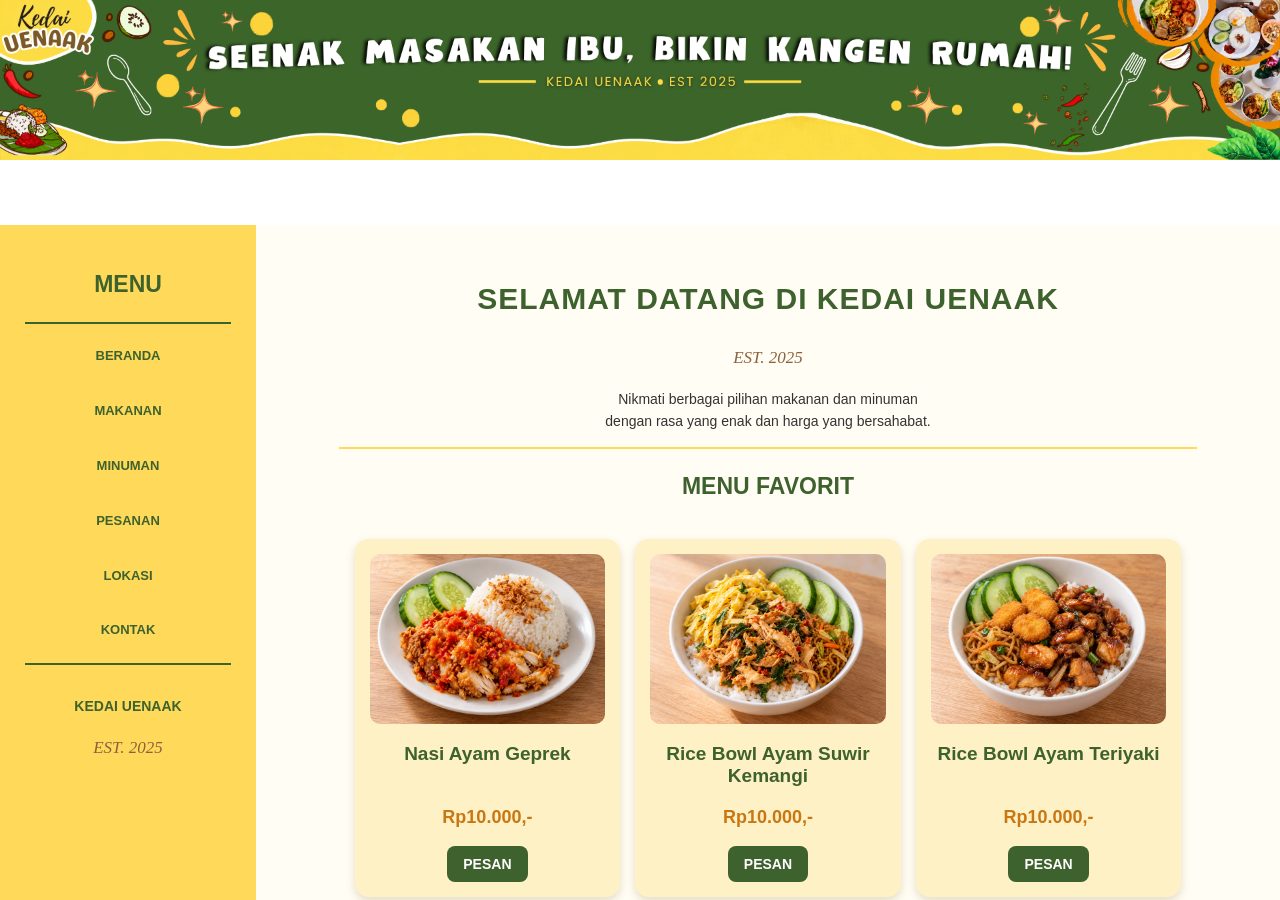
<file: index.html>
<html> 
	<head>
	<title> KEDAI UENAAK </title>
	</head>
 
<frameset rows="25%,*" border="0">
<frame name="atas" scrolling="no" src="judul.html" />
<frameset cols="20%,*">
<frame name="menu" scrolling="auto" src="menu.html" />
<frame name="isi" scrolling="yes" src="isi.html" />
</frameset>
</frameset>

</html>
</file>
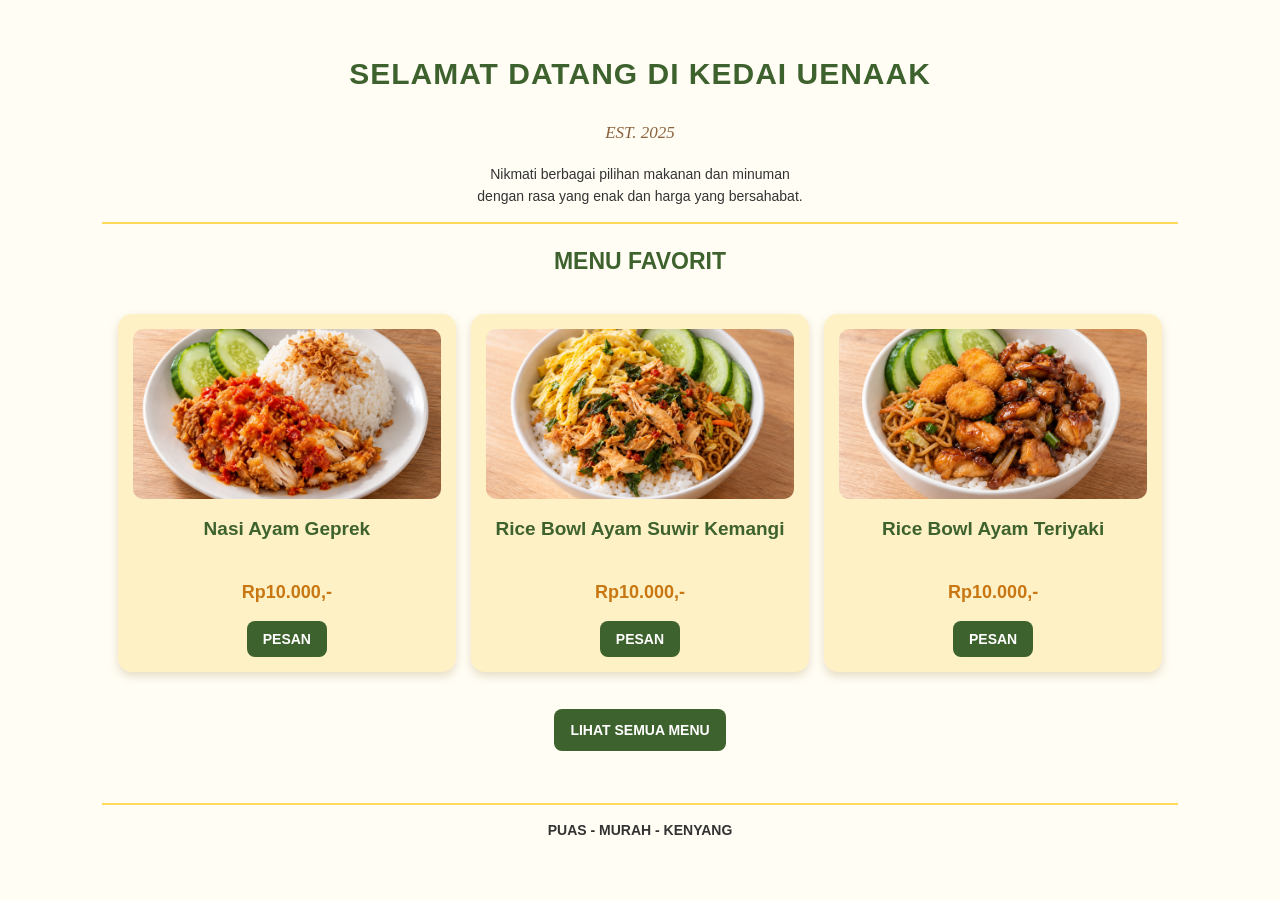
<file: isi.html>
<html>
<head>
    <title>Beranda Kedai Uenaak</title>
    <link rel="stylesheet" href="css_uts.css">
</head>

<body>

<center>
    <br>

    <h1>SELAMAT DATANG DI KEDAI UENAAK</h1>

    <p class="subjudul">EST. 2025</p>

    <p>
        Nikmati berbagai pilihan makanan dan minuman<br>
        dengan rasa yang enak dan harga yang bersahabat.
    </p>

    <hr width="85%" color="#FFD95A">

    <h2>MENU FAVORIT</h2>

    <table class="tabel-favorit" cellpadding="15" cellspacing="15">
        <tr>
            <td>
                <img src="foto makanan/nasiayamgeprek.png"
                     class="foto" alt="Nasi Ayam Geprek">

                <h3>Nasi Ayam Geprek</h3>
                <p class="harga">Rp10.000,-</p>

                <a href="pesanan.html" class="tombol">PESAN</a>
            </td>

            <td>
                <img src="foto makanan/Rice bowl ayam suwir kemangi.png"
                     class="foto" alt="Ayam Suwir Kemangi">

                <h3>Rice Bowl Ayam Suwir Kemangi</h3>
                <p class="harga">Rp10.000,-</p>

                <a href="pesanan.html" class="tombol">PESAN</a>
            </td>

            <td>
                <img src="foto makanan/ricebowlayamteriyaki.png"
                     class="foto" alt="Ayam Teriyaki">

                <h3>Rice Bowl Ayam Teriyaki</h3>
                <p class="harga">Rp10.000,-</p>

                <a href="pesanan.html" class="tombol">PESAN</a>
            </td>
        </tr>
    </table>

    <br>

    <a href="makanan.html" class="tombol">LIHAT SEMUA MENU</a>

    <br><br><br>

    <hr width="85%" color="#FFD95A">

    <p><b>PUAS - MURAH - KENYANG</b></p>
</center>

</body>
</html>
</file>
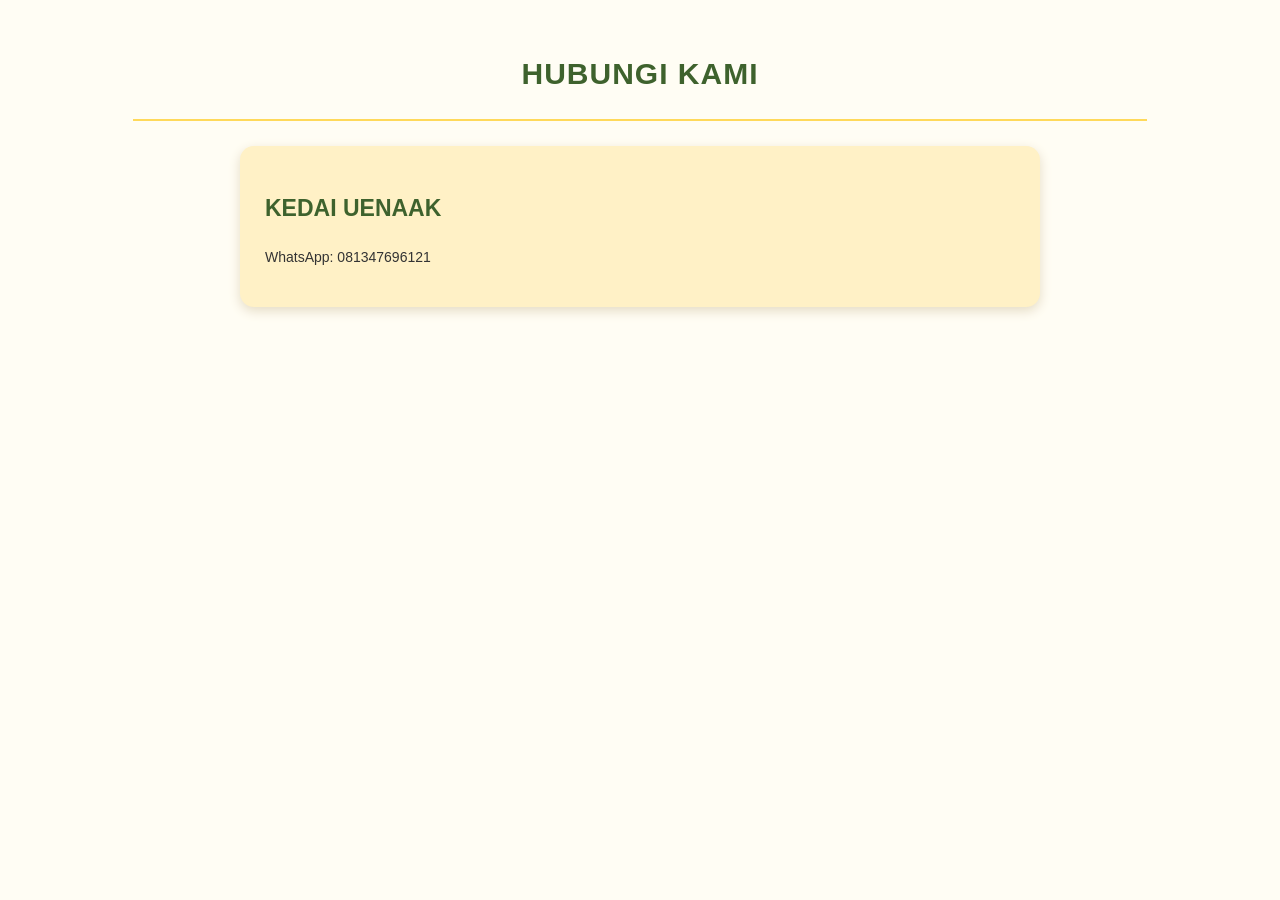
<file: kontak.html>
<html>
<head>
    <title>Kontak Kedai Uenaak</title>
    <link rel="stylesheet" href="css_uts.css">
</head>

<body>

<center>
    <br>
    <h1>HUBUNGI KAMI</h1>
    <hr width="80%" color="#FFD95A">
</center>

<div class="kotak">
    <h2>KEDAI UENAAK</h2>
    <p>WhatsApp: 081347696121 </p>

</div>

</body>
</html>
</file>
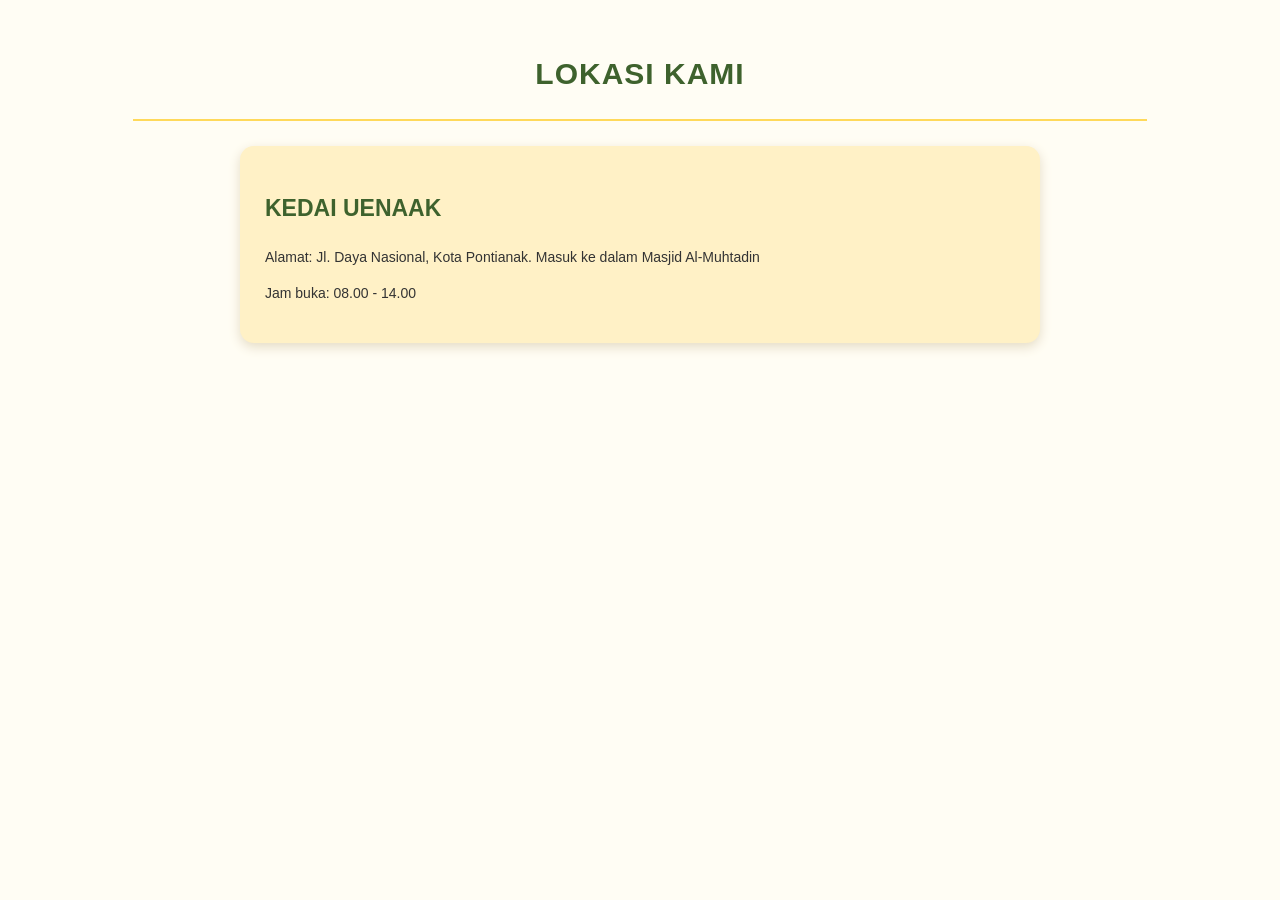
<file: lokasi.html>
<html>
<head>
    <title>Lokasi Kedai Uenaak</title>
    <link rel="stylesheet" href="css_uts.css">
</head>

<body>

<center>
    <br>
    <h1>LOKASI KAMI</h1>
    <hr width="80%" color="#FFD95A">
</center>

<div class="kotak">
    <h2>KEDAI UENAAK</h2>
    <p>Alamat: Jl. Daya Nasional, Kota Pontianak. Masuk ke dalam Masjid Al-Muhtadin </p>
    <p>Jam buka: 08.00 - 14.00 </p>
</div>

</body>
</html>
</file>
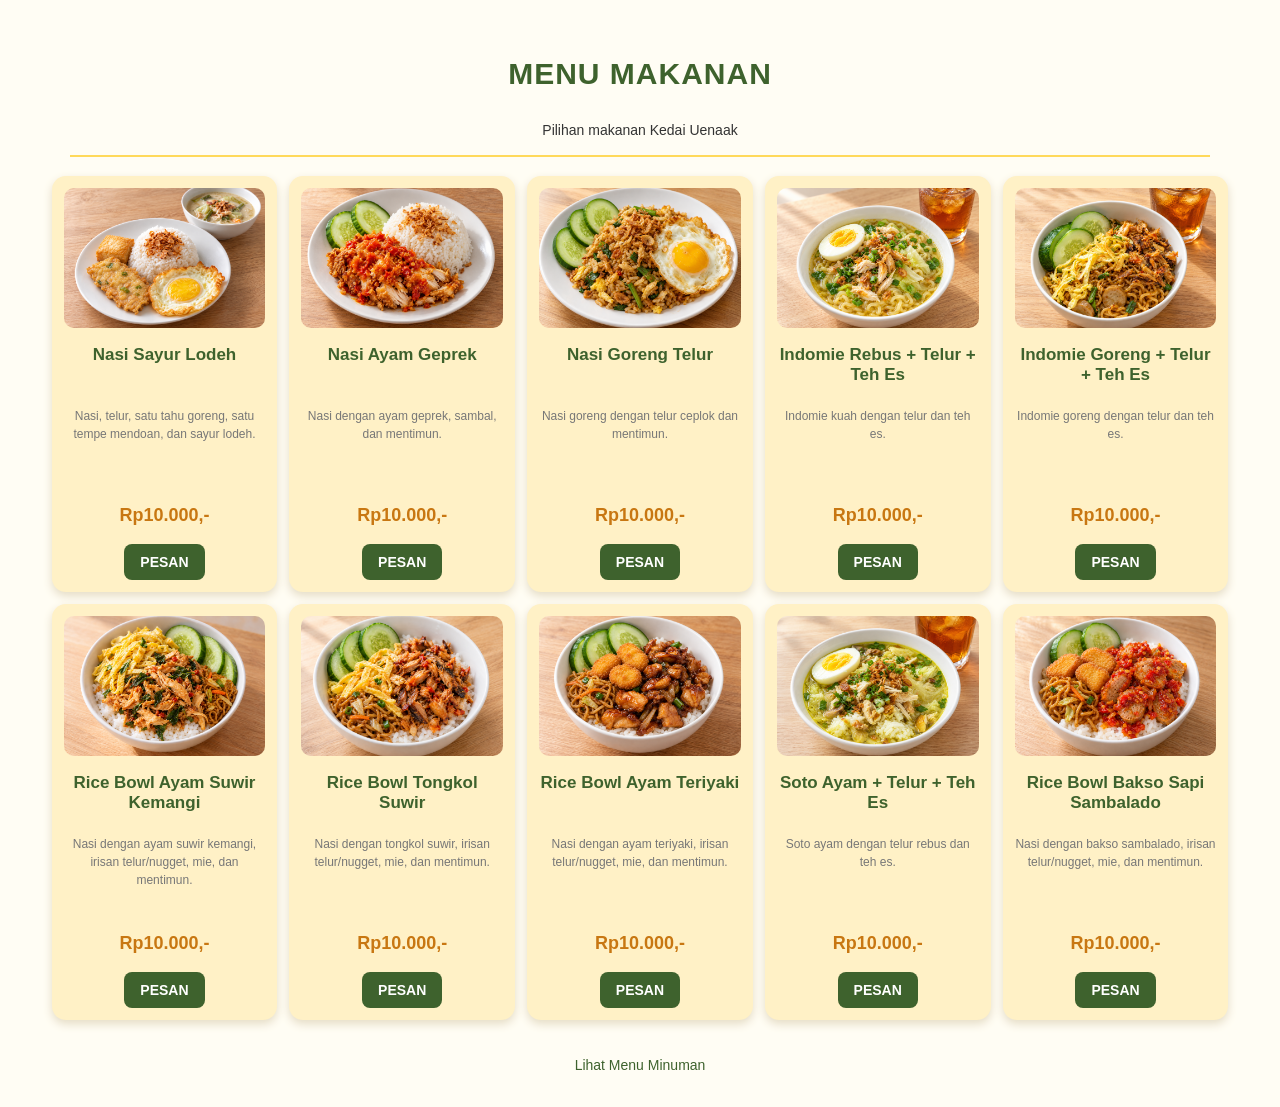
<file: makanan.html>
<html>
<head>
    <title>Makanan Kedai Uenaak</title>
    <link rel="stylesheet" href="css_uts.css">
</head>

<body>

<center>
    <br>

    <h1>MENU MAKANAN</h1>

    <p>Pilihan makanan Kedai Uenaak</p>

    <hr width="90%" color="#FFD95A">

    <table class="tabel-makanan" cellpadding="12" cellspacing="12">
        <tr>
            <td>
                <img src="foto makanan/nasisayurlodeh.png"
                     class="foto" alt="Nasi Sayur Lodeh">

                <h3>Nasi Sayur Lodeh</h3>

                <p class="deskripsi">
                    Nasi, telur, satu tahu goreng,
                    satu tempe mendoan, dan sayur lodeh.
                </p>

                <p class="harga">Rp10.000,-</p>

                <a href="pesanan.html" class="tombol">PESAN</a>
            </td>

            <td>
                <img src="foto makanan/nasiayamgeprek.png"
                     class="foto" alt="Nasi Ayam Geprek">

                <h3>Nasi Ayam Geprek</h3>

                <p class="deskripsi">
                    Nasi dengan ayam geprek,
                    sambal, dan mentimun.
                </p>

                <p class="harga">Rp10.000,-</p>

                <a href="pesanan.html" class="tombol">PESAN</a>
            </td>

            <td>
                <img src="foto makanan/nasigoreng.png"
                     class="foto" alt="Nasi Goreng Telur">

                <h3>Nasi Goreng Telur</h3>

                <p class="deskripsi">
                    Nasi goreng dengan telur ceplok
                    dan mentimun.
                </p>

                <p class="harga">Rp10.000,-</p>

                <a href="pesanan.html" class="tombol">PESAN</a>
            </td>

            <td>
                <img src="foto makanan/indomierebus.png"
                     class="foto" alt="Indomie Rebus">

                <h3>Indomie Rebus + Telur + Teh Es</h3>

                <p class="deskripsi">
                    Indomie kuah dengan telur
                    dan teh es.
                </p>

                <p class="harga">Rp10.000,-</p>

                <a href="pesanan.html" class="tombol">PESAN</a>
            </td>

            <td>
                <img src="foto makanan/indomiegoreng.png"
                     class="foto" alt="Indomie Goreng">

                <h3>Indomie Goreng + Telur + Teh Es</h3>

                <p class="deskripsi">
                    Indomie goreng dengan telur
                    dan teh es.
                </p>

                <p class="harga">Rp10.000,-</p>

                <a href="pesanan.html" class="tombol">PESAN</a>
            </td>
        </tr>

        <tr>
            <td>
                <img src="foto makanan/Rice bowl ayam suwir kemangi.png"
                     class="foto" alt="Ayam Suwir Kemangi">

                <h3>Rice Bowl Ayam Suwir Kemangi</h3>

                <p class="deskripsi">
                    Nasi dengan ayam suwir kemangi,
                    irisan telur/nugget, mie, dan mentimun.
                </p>

                <p class="harga">Rp10.000,-</p>

                <a href="pesanan.html" class="tombol">PESAN</a>
            </td>

            <td>
                <img src="foto makanan/ricebowltongkolsuwir.png"
                     class="foto" alt="Tongkol Suwir">

                <h3>Rice Bowl Tongkol Suwir</h3>

                <p class="deskripsi">
                    Nasi dengan tongkol suwir,
                    irisan telur/nugget, mie, dan mentimun.
                </p>

                <p class="harga">Rp10.000,-</p>

                <a href="pesanan.html" class="tombol">PESAN</a>
            </td>

            <td>
                <img src="foto makanan/ricebowlayamteriyaki.png"
                     class="foto" alt="Ayam Teriyaki">

                <h3>Rice Bowl Ayam Teriyaki</h3>

                <p class="deskripsi">
                    Nasi dengan ayam teriyaki,
                    irisan telur/nugget, mie, dan mentimun.
                </p>

                <p class="harga">Rp10.000,-</p>

                <a href="pesanan.html" class="tombol">PESAN</a>
            </td>

            <td>
                <img src="foto makanan/sotoayam.png"
                     class="foto" alt="Soto Ayam">

                <h3>Soto Ayam + Telur + Teh Es</h3>

                <p class="deskripsi">
                    Soto ayam dengan telur rebus
                    dan teh es.
                </p>

                <p class="harga">Rp10.000,-</p>

                <a href="pesanan.html" class="tombol">PESAN</a>
            </td>

            <td>
                <img src="foto makanan/ricebowlbaksosambalado.png"
                     class="foto" alt="Bakso Sambalado">

                <h3>Rice Bowl Bakso Sapi Sambalado</h3>

                <p class="deskripsi">
                    Nasi dengan bakso sambalado,
                    irisan telur/nugget, mie, dan mentimun.
                </p>

                <p class="harga">Rp10.000,-</p>

                <a href="pesanan.html" class="tombol">PESAN</a>
            </td>
        </tr>
    </table>

    <br>

    <a href="minuman.html">Lihat Menu Minuman</a>

    <br><br>
</center>

</body>
</html>
</file>
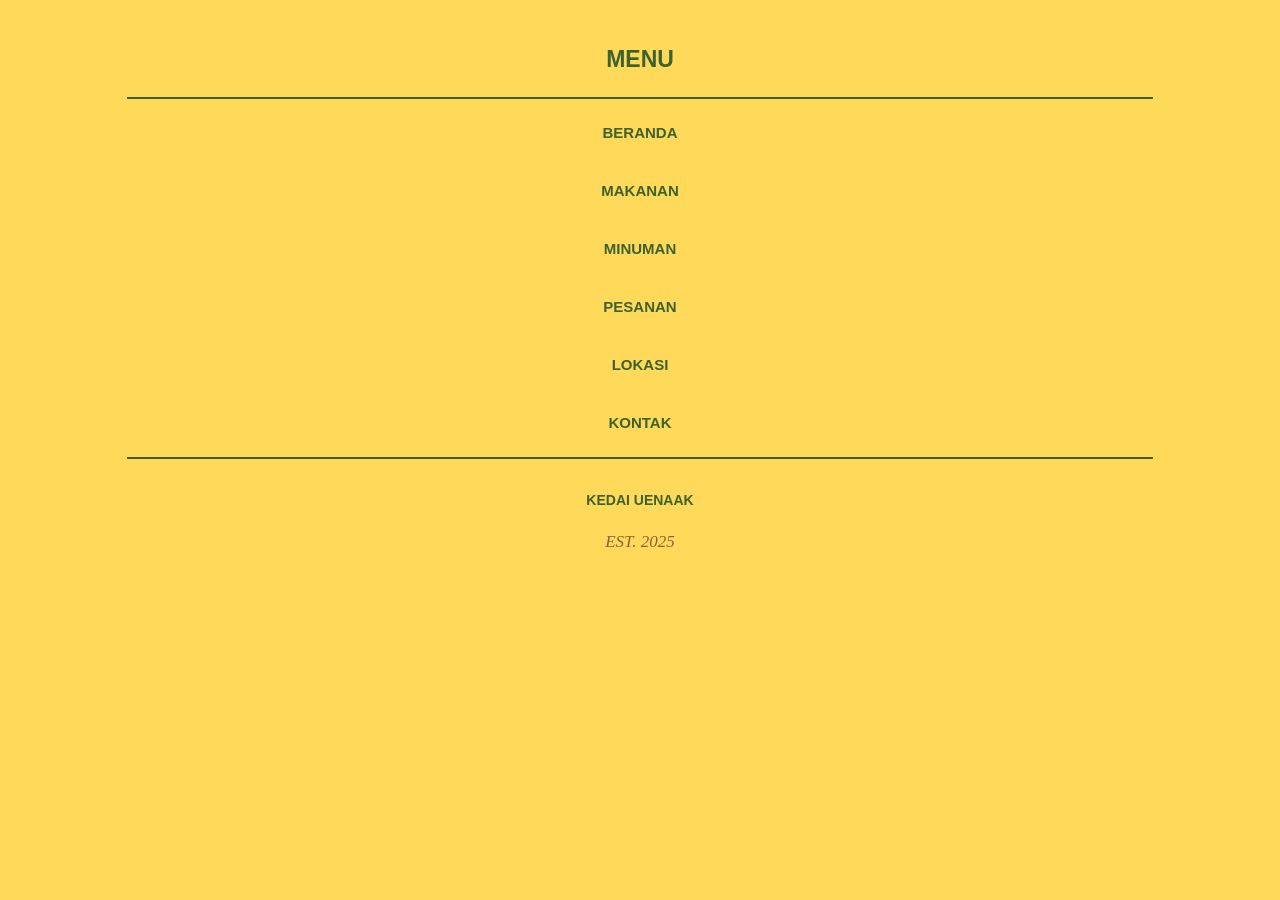
<file: menu.html>
<html>
<head>
    <title>Menu Kedai Uenaak</title>
    <link rel="stylesheet" href="css_uts.css">
</head>

<body class="halaman-menu">

<center>
    <br>

    <h2>MENU</h2>

    <hr width="80%" color="#3E622D">

    <p class="menu">
        <a href="isi.html" target="isi">BERANDA</a>
    </p>

    <p class="menu">
        <a href="makanan.html" target="isi">MAKANAN</a>
    </p>

    <p class="menu">
        <a href="minuman.html" target="isi">MINUMAN</a>
    </p>

    <p class="menu">
        <a href="pesanan.html" target="isi">PESANAN</a>
    </p>

    <p class="menu">
        <a href="lokasi.html" target="isi">LOKASI</a>
    </p>

    <p class="menu">
        <a href="kontak.html" target="isi">KONTAK</a>
    </p>

    <hr width="80%" color="#3E622D">

    <br>

    <b>KEDAI UENAAK</b>
	<p class="subjudul">EST. 2025</p>
</center>

</body>
</html>
</file>
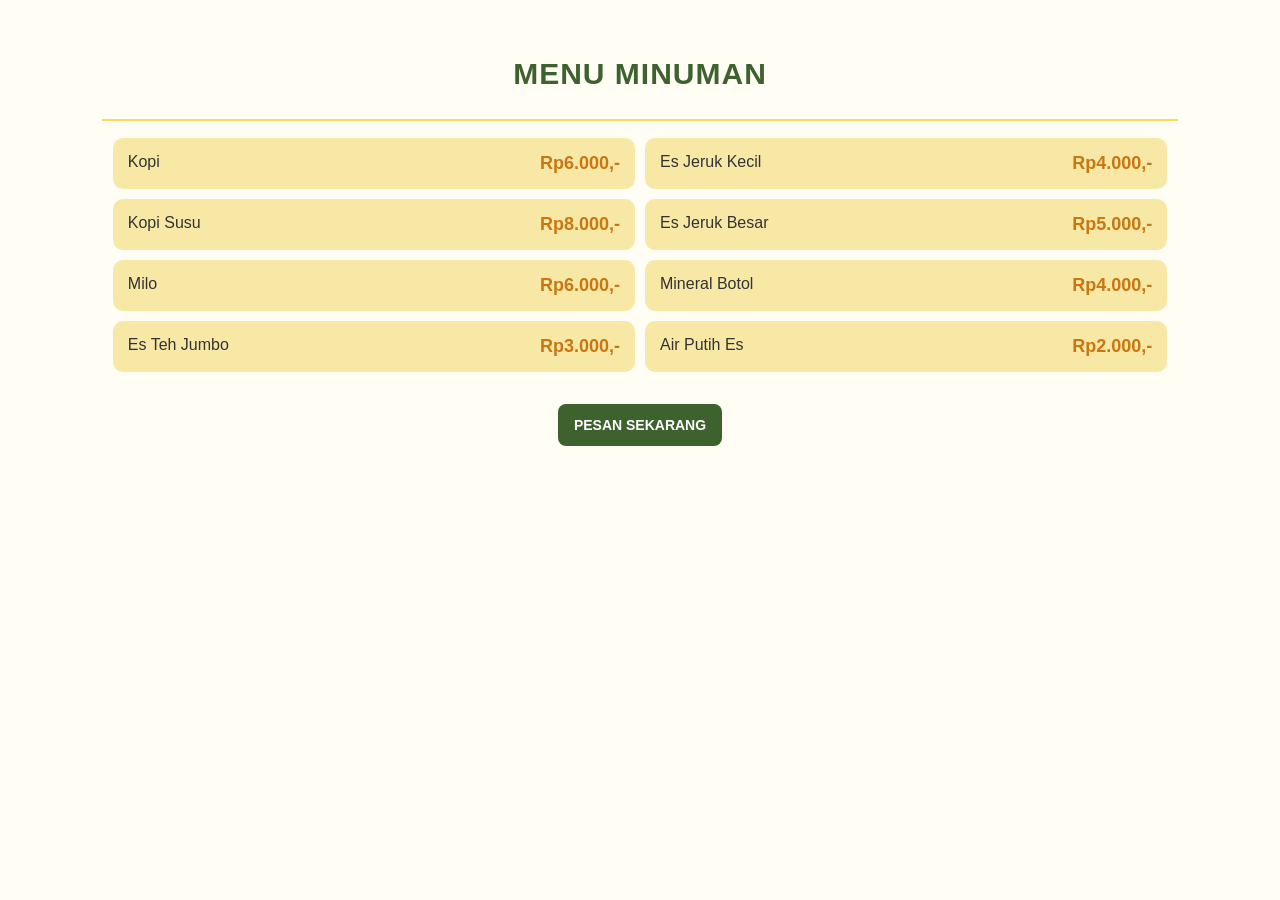
<file: minuman.html>
<html>
<head>
    <title>Minuman Kedai Uenaak</title>
    <link rel="stylesheet" href="css_uts.css">
</head>

<body>

<center>
    <br>

    <h1>MENU MINUMAN</h1>

    <hr width="85%" color="#FFD95A">

    <table class="tabel-minuman" cellpadding="15" cellspacing="10">
        <tr>
            <td>Kopi <span class="harga-kanan">Rp6.000,-</span></td>
            <td>Es Jeruk Kecil <span class="harga-kanan">Rp4.000,-</span></td>
        </tr>

        <tr>
            <td>Kopi Susu <span class="harga-kanan">Rp8.000,-</span></td>
            <td>Es Jeruk Besar <span class="harga-kanan">Rp5.000,-</span></td>
        </tr>

        <tr>
            <td>Milo <span class="harga-kanan">Rp6.000,-</span></td>
            <td>Mineral Botol <span class="harga-kanan">Rp4.000,-</span></td>
        </tr>

        <tr>
            <td>Es Teh Jumbo <span class="harga-kanan">Rp3.000,-</span></td>
            <td>Air Putih Es <span class="harga-kanan">Rp2.000,-</span></td>
        </tr>
    </table>

    <br>

    <a href="pesanan.html" class="tombol">PESAN SEKARANG</a>

    <br><br>
</center>

</body>
</html>
</file>
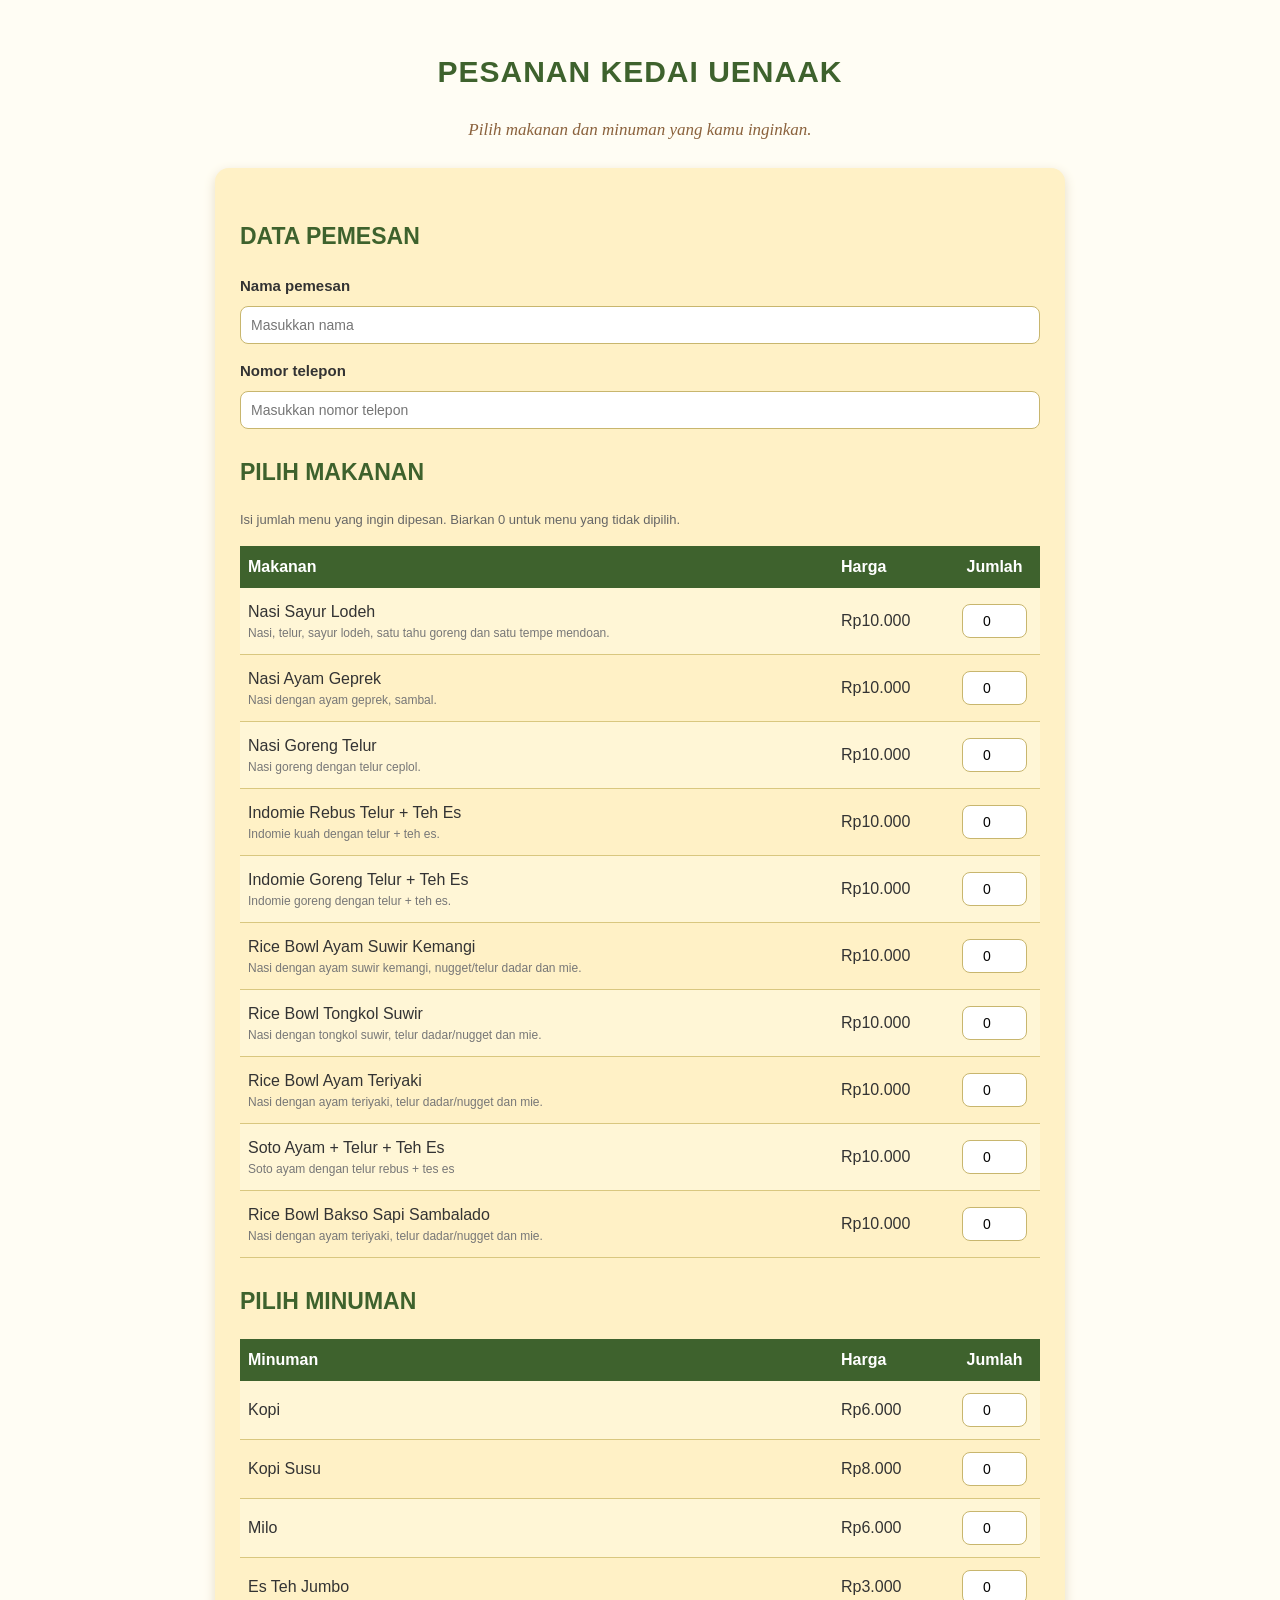
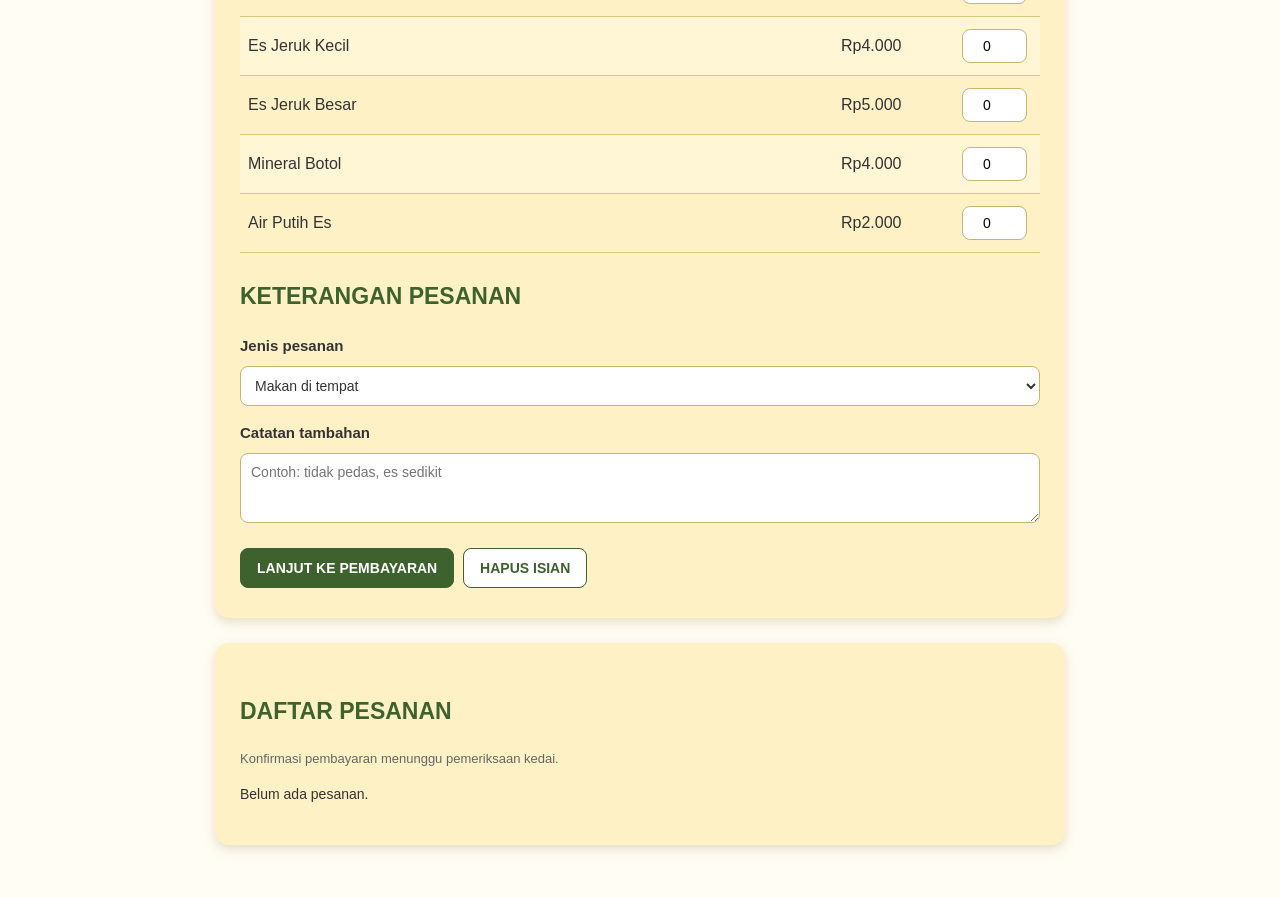
<file: pesanan.html>
<html>
<head>
    <title>Pesanan Kedai Uenaak</title>

    <link rel="stylesheet"
          href="css_uts.css"
          type="text/css">
</head>

<body>

<div class="bagian-pesanan">

    <h1>PESANAN KEDAI UENAAK</h1>

    <p class="subjudul">
        Pilih makanan dan minuman yang kamu inginkan.
    </p>

    <form id="formPesanan"
          class="kotak-pesanan"
          onsubmit="buatPesanan(); return false;">

        <h2>DATA PEMESAN</h2>

        <label for="nama">Nama pemesan</label>
        <input type="text"
               id="nama"
               placeholder="Masukkan nama"
               required>

        <label for="telepon">Nomor telepon</label>
        <input type="tel"
               id="telepon"
               placeholder="Masukkan nomor telepon"
               required>

        <h2>PILIH MAKANAN</h2>

        <p class="petunjuk">
            Isi jumlah menu yang ingin dipesan.
            Biarkan 0 untuk menu yang tidak dipilih.
        </p>

        <table class="tabel-pesanan">
            <tr>
                <th>Makanan</th>
                <th>Harga</th>
                <th>Jumlah</th>
            </tr>

            <tr>
                <td>
                    Nasi Sayur Lodeh
                    <br>
                    <small>
                        Nasi, telur, sayur lodeh,
                        satu tahu goreng dan satu tempe mendoan.
                    </small>
                </td>
                <td>Rp10.000</td>
                <td>
                    <input type="number" id="jumlah0"
                           aria-label="Jumlah Nasi Sayur Lodeh"
                           min="0" step="1" value="0" required>
                </td>
            </tr>

            <tr>
                <td>Nasi Ayam Geprek
				<br>
				<small>
					Nasi dengan ayam geprek, sambal.
                </small>
				</td>
                <td>Rp10.000</td>
                <td>
                    <input type="number" id="jumlah1"
                           aria-label="Jumlah Nasi Ayam Geprek"
                           min="0" step="1" value="0" required>
                </td>
            </tr>

            <tr>
                <td>Nasi Goreng Telur
				<br>
				<small>
					Nasi goreng dengan telur ceplol.
                </small>
				</td>
                <td>Rp10.000</td>
                <td>
                    <input type="number" id="jumlah2"
                           aria-label="Jumlah Nasi Goreng Telur"
                           min="0" step="1" value="0" required>
                </td>
            </tr>

            <tr>
                <td>Indomie Rebus Telur + Teh Es
				<br>
				<small>
					Indomie kuah dengan telur + teh es.</small>
					</td>
                <td>Rp10.000</td>
                <td>
                    <input type="number" id="jumlah3"
                           aria-label="Jumlah Indomie Rebus"
                           min="0" step="1" value="0" required>
                </td>
            </tr>

            <tr>
                <td>Indomie Goreng Telur + Teh Es
				<br>
				<small> Indomie goreng dengan telur + teh es. </small>
				</td>
                <td>Rp10.000</td>
                <td>
                    <input type="number" id="jumlah4"
                           aria-label="Jumlah Indomie Goreng"
                           min="0" step="1" value="0" required>
                </td>
            </tr>

            <tr>
                <td>Rice Bowl Ayam Suwir Kemangi
				<br>
				<small>Nasi dengan ayam suwir kemangi, nugget/telur dadar dan mie.</small>
				</td>
                <td>Rp10.000</td>
                <td>
                    <input type="number" id="jumlah5"
                           aria-label="Jumlah Ayam Suwir Kemangi"
                           min="0" step="1" value="0" required>
                </td>
            </tr>

            <tr>
                <td>Rice Bowl Tongkol Suwir
				<br>
				<small>Nasi dengan tongkol suwir, telur dadar/nugget dan mie.</small>
				</td>
                <td>Rp10.000</td>
                <td>
                    <input type="number" id="jumlah6"
                           aria-label="Jumlah Tongkol Suwir"
                           min="0" step="1" value="0" required>
                </td>
            </tr>

            <tr>
                <td>Rice Bowl Ayam Teriyaki
				<br>
				<small>Nasi dengan ayam teriyaki, telur dadar/nugget dan mie.</small>
				</td>
                <td>Rp10.000</td>
                <td>
                    <input type="number" id="jumlah7"
                           aria-label="Jumlah Ayam Teriyaki"
                           min="0" step="1" value="0" required>
                </td>
            </tr>

            <tr>
                <td>Soto Ayam + Telur + Teh Es
				<br>
				<small>Soto ayam dengan telur rebus + tes es</small>
				</td>
                <td>Rp10.000</td>
                <td>
                    <input type="number" id="jumlah8"
                           aria-label="Jumlah Soto Ayam"
                           min="0" step="1" value="0" required>
                </td>
            </tr>

            <tr>
                <td>Rice Bowl Bakso Sapi Sambalado
				<br>
				<small>Nasi dengan ayam teriyaki, telur dadar/nugget dan mie.</small>
				</td>
                <td>Rp10.000</td>
                <td>
                    <input type="number" id="jumlah9"
                           aria-label="Jumlah Bakso Sapi Sambalado"
                           min="0" step="1" value="0" required>
                </td>
            </tr>
        </table>

        <h2>PILIH MINUMAN</h2>

        <table class="tabel-pesanan">
            <tr>
                <th>Minuman</th>
                <th>Harga</th>
                <th>Jumlah</th>
            </tr>

            <tr>
                <td>Kopi</td>
                <td>Rp6.000</td>
                <td>
                    <input type="number" id="jumlah10"
                           aria-label="Jumlah Kopi"
                           min="0" step="1" value="0" required>
                </td>
            </tr>

            <tr>
                <td>Kopi Susu</td>
                <td>Rp8.000</td>
                <td>
                    <input type="number" id="jumlah11"
                           aria-label="Jumlah Kopi Susu"
                           min="0" step="1" value="0" required>
                </td>
            </tr>

            <tr>
                <td>Milo</td>
                <td>Rp6.000</td>
                <td>
                    <input type="number" id="jumlah12"
                           aria-label="Jumlah Milo"
                           min="0" step="1" value="0" required>
                </td>
            </tr>

            <tr>
                <td>Es Teh Jumbo</td>
                <td>Rp3.000</td>
                <td>
                    <input type="number" id="jumlah13"
                           aria-label="Jumlah Es Teh Jumbo"
                           min="0" step="1" value="0" required>
                </td>
            </tr>

            <tr>
                <td>Es Jeruk Kecil</td>
                <td>Rp4.000</td>
                <td>
                    <input type="number" id="jumlah14"
                           aria-label="Jumlah Es Jeruk Kecil"
                           min="0" step="1" value="0" required>
                </td>
            </tr>

            <tr>
                <td>Es Jeruk Besar</td>
                <td>Rp5.000</td>
                <td>
                    <input type="number" id="jumlah15"
                           aria-label="Jumlah Es Jeruk Besar"
                           min="0" step="1" value="0" required>
                </td>
            </tr>

            <tr>
                <td>Mineral Botol</td>
                <td>Rp4.000</td>
                <td>
                    <input type="number" id="jumlah16"
                           aria-label="Jumlah Mineral Botol"
                           min="0" step="1" value="0" required>
                </td>
            </tr>

            <tr>
                <td>Air Putih Es</td>
                <td>Rp2.000</td>
                <td>
                    <input type="number" id="jumlah17"
                           aria-label="Jumlah Air Putih Es"
                           min="0" step="1" value="0" required>
                </td>
            </tr>
        </table>

        <h2>KETERANGAN PESANAN</h2>

        <label for="jenis">Jenis pesanan</label>

        <select id="jenis" onchange="pilihJenisPesanan()">
            <option value="Makan di tempat">
                Makan di tempat
            </option>

            <option value="Bungkus">
                Bungkus
            </option>

            <option value="Diantar">
                Diantar
            </option>
        </select>

        <div id="bagianAlamat" hidden>
            <label for="alamat">Alamat pengantaran</label>

            <textarea id="alamat"
                      rows="3"
                      placeholder="Nama jalan, nomor rumah, dan patokan"></textarea>

            <p class="petunjuk">
                Ongkos antar belum termasuk dalam total.
                Konfirmasikan ongkos antar kepada kedai.
            </p>
        </div>

        <label for="catatan">Catatan tambahan</label>

        <textarea id="catatan"
                  rows="3"
                  placeholder="Contoh: tidak pedas, es sedikit"></textarea>

        <div class="baris-tombol">
            <button type="submit" class="tombol-pesanan">
                LANJUT KE PEMBAYARAN
            </button>

            <button type="button"
                    class="tombol-ulang"
                    onclick="hapusIsian()">
                HAPUS ISIAN
            </button>
        </div>

    </form>

    <div id="pembayaran" class="kotak-pesanan" hidden>

        <h2>RINGKASAN PESANAN</h2>

        <div id="ringkasan"></div>

        <h2 id="totalPembayaran" class="total-pesanan"></h2>

        <hr>

        <h2>PEMBAYARAN QR</h2>

        <p>
            Scan QR berikut dan bayar sesuai total pesanan.
        </p>

        <img src="foto makanan/qrpembayaran.jpeg"
             alt="QR pembayaran Kedai Uenaak"
             class="foto-qr">

        <p class="petunjuk">
            Periksa nama penerima dan nominal sebelum membayar.
        </p>

        <div class="baris-tombol">
            <button type="button"
                    class="tombol-pesanan"
                    onclick="konfirmasiPembayaran()">
                SAYA SUDAH MEMBAYAR
            </button>

            <button type="button"
                    class="tombol-ulang"
                    onclick="ubahPesanan()">
                UBAH PESANAN
            </button>
        </div>

    </div>

    <div class="kotak-pesanan">

        <h2>DAFTAR PESANAN</h2>

        <p class="petunjuk">
            Konfirmasi pembayaran menunggu pemeriksaan kedai.
        </p>

        <div id="daftarPesanan"></div>

    </div>

</div>

<script src="script.js"></script>

</body>
</html>
</file>
<file: css_uts.css>
body {
    font-family: Verdana, Arial, sans-serif;
    color: #333333;
    background-color: #FFFDF4;
    font-size: 14px;
    line-height: 1.6;
}

h1,
h2,
h3 {
    font-family: "Trebuchet MS", Arial, sans-serif;
    color: #3E622D;
}

h1 {
    font-size: 30px;
    letter-spacing: 1px;
}

h2 {
    font-size: 23px;
}

.subjudul {
    font-family: Georgia, serif;
    font-style: italic;
    font-size: 17px;
    color: #8B623D;
}

a:link,
a:visited {
    color: #3E622D;
    text-decoration: none;
}

a:hover {
    color: #D98300;
}

body:not(.halaman-menu):not(.halaman-judul) {
    animation: muncul 0.6s;
}

@keyframes muncul {
    from {
        opacity: 0;
        transform: translateY(15px);
    }

    to {
        opacity: 1;
        transform: translateY(0);
    }
}

.halaman-judul {
    margin: 0;
    background-color: #3C652A;
}

.banner {
    width: 100%;
    height: 100%;
    object-fit: cover;
    display: block;
}

.halaman-menu {
    margin: 0;
    background-color: #FFD95A;
    color: #3E622D;
}

.menu {
    margin: 10px;
    padding: 0;
    border-radius: 10px;
    font-family: "Trebuchet MS", Arial, sans-serif;
    font-size: 15px;
    font-weight: bold;
    transition: background-color 0.3s, transform 0.3s;
}

.menu a {
    display: block;
    padding: 12px;
}

.menu:hover {
    background-color: #3E622D;
    transform: translateX(3px);
}

.menu:hover a {
    color: white;
}

.tabel-favorit {
    width: 85%;
    table-layout: fixed;
}

.tabel-makanan {
    width: 95%;
    table-layout: fixed;
}

.tabel-favorit td,
.tabel-makanan td {
    background-color: #FFF1C6;
    text-align: center;
    vertical-align: top;
    border-radius: 14px;
    box-shadow: 0 4px 10px #E5DCC5;
    animation: muncul 0.6s backwards;
    transition: transform 0.3s, background-color 0.3s;
}

.tabel-favorit td {
    width: 33%;
}

.tabel-makanan td {
    width: 20%;
}

.tabel-favorit td:nth-child(2),
.tabel-makanan td:nth-child(2) {
    animation-delay: 0.1s;
}

.tabel-favorit td:nth-child(3),
.tabel-makanan td:nth-child(3) {
    animation-delay: 0.2s;
}

.tabel-makanan td:nth-child(4) {
    animation-delay: 0.3s;
}

.tabel-makanan td:nth-child(5) {
    animation-delay: 0.4s;
}

.tabel-favorit td:hover,
.tabel-makanan td:hover {
    background-color: #FFF8E4;
    transform: translateY(-6px);
}

.foto {
    width: 100%;
    height: 140px;
    object-fit: cover;
    display: block;
    border-radius: 10px;
    transition: transform 0.3s;
}

.tabel-favorit .foto {
    height: 170px;
}

.tabel-favorit td:hover .foto,
.tabel-makanan td:hover .foto {
    transform: scale(1.03);
}

.tabel-favorit h3 {
    font-size: 19px;
    min-height: 45px;
}

.tabel-makanan h3 {
    font-size: 17px;
    min-height: 45px;
}

.deskripsi {
    font-family: Verdana, Arial, sans-serif;
    font-size: 12px;
    color: #777777;
    line-height: 1.5;
    min-height: 80px;
}

.harga,
.harga-kanan {
    font-family: "Trebuchet MS", Arial, sans-serif;
    font-size: 18px;
    font-weight: bold;
    color: #C87712;
}

.harga-kanan {
    float: right;
}

.tabel-minuman {
    width: 85%;
}

.tabel-minuman td {
    width: 50%;
    background-color: #F8E8A6;
    border-radius: 10px;
    transition: background-color 0.3s, transform 0.3s;
}

.tabel-minuman td:hover {
    background-color: #FFD95A;
    transform: translateY(-3px);
}

.tombol,
.tombol-pesanan,
.tombol-ulang,
.tombol-reset {
    font-family: "Trebuchet MS", Arial, sans-serif;
    font-size: 14px;
    font-weight: bold;
    border-radius: 8px;
    cursor: pointer;
    transition: background-color 0.3s, transform 0.3s;
}

.tombol {
    display: inline-block;
    padding: 10px 16px;
    border: none;
    background-color: #3E622D;
    color: white;
}

a.tombol:link,
a.tombol:visited {
    color: white;
}

.tombol-pesanan,
.tombol-ulang {
    padding: 11px 16px;
    margin: 5px 5px 5px 0;
}

.tombol-pesanan {
    background-color: #3E622D;
    color: white;
    border: 1px solid #3E622D;
}

.tombol-ulang {
    background-color: white;
    color: #3E622D;
    border: 1px solid #3E622D;
}

.tombol-reset {
    padding: 10px 16px;
    margin-top: 5px;
    border: 1px solid #3E622D;
    background-color: white;
    color: #3E622D;
}

.tombol:hover,
.tombol-pesanan:hover {
    background-color: #D98300;
    color: white;
    transform: translateY(-3px);
}

.tombol-ulang:hover,
.tombol-reset:hover {
    background-color: #EEF4E8;
    transform: translateY(-3px);
}

.tombol:active,
.tombol-pesanan:active,
.tombol-ulang:active,
.tombol-reset:active {
    transform: scale(0.97);
}

.kotak,
.kotak-pesanan {
    margin: 25px auto;
    padding: 25px;
    box-sizing: border-box;
    background-color: #FFF1C6;
    border-radius: 14px;
    box-shadow: 0 4px 12px #E5DCC5;
}

.kotak {
    width: 85%;
    max-width: 800px;
}

.kotak-pesanan {
    width: 95%;
    max-width: 850px;
}

.kotak input[type="text"],
.kotak input[type="tel"],
.kotak select,
.kotak textarea,
.kotak-pesanan input[type="text"],
.kotak-pesanan input[type="tel"],
.kotak-pesanan select,
.kotak-pesanan textarea {
    width: 100%;
    padding: 10px;
    border: 1px solid #C8B66E;
    border-radius: 8px;
    box-sizing: border-box;
    font-family: Verdana, Arial, sans-serif;
    font-size: 14px;
    color: #333333;
    background-color: white;
}

.kotak textarea,
.kotak-pesanan textarea {
    resize: vertical;
}

.kotak-pesanan input:focus,
.kotak-pesanan select:focus,
.kotak-pesanan textarea:focus {
    outline: 2px solid #3E622D;
    outline-offset: 2px;
}

.tabel-form {
    width: 100%;
    border-collapse: collapse;
}

.tabel-form td,
.tabel-form th {
    padding: 10px;
    border-bottom: 1px solid #D7C77E;
}

.tabel-form td:last-child {
    width: 80px;
}

.tabel-form input[type="number"] {
    width: 70px;
    padding: 8px;
    box-sizing: border-box;
    text-align: center;
}

.bagian-pesanan {
    padding: 20px 10px;
}

.bagian-pesanan h1 {
    text-align: center;
}

.bagian-pesanan h2 {
    margin-top: 25px;
}

.bagian-pesanan .subjudul {
    text-align: center;
}

.kotak-pesanan label {
    display: block;
    font-family: "Trebuchet MS", Arial, sans-serif;
    font-size: 15px;
    font-weight: bold;
    margin-top: 15px;
    margin-bottom: 8px;
}

.petunjuk,
.keterangan {
    font-size: 13px;
    color: #666666;
    line-height: 1.6;
}

.tabel-pesanan {
    width: 100%;
    border-collapse: collapse;
    margin-top: 15px;
}

.tabel-pesanan th {
    padding: 12px 8px;
    background-color: #3E622D;
    color: white;
    text-align: left;
}

.tabel-pesanan td {
    padding: 12px 8px;
    border-bottom: 1px solid #D9C77F;
    line-height: 1.5;
}

.tabel-pesanan tr:nth-child(even) {
    background-color: #FFF6D6;
}

.tabel-pesanan th:nth-child(2),
.tabel-pesanan td:nth-child(2) {
    width: 100px;
    white-space: nowrap;
}

.tabel-pesanan th:last-child,
.tabel-pesanan td:last-child {
    width: 75px;
    text-align: center;
}

.tabel-pesanan small {
    color: #777777;
    font-size: 12px;
}

.tabel-pesanan input[type="number"] {
    width: 65px;
    padding: 8px;
    text-align: center;
    font-family: Verdana, Arial, sans-serif;
    font-size: 14px;
    border: 1px solid #C8B66E;
    border-radius: 8px;
    box-sizing: border-box;
}

.baris-tombol {
    margin-top: 20px;
}

#bagianAlamat:not([hidden]),
#pembayaran:not([hidden]),
#formPesanan:not([hidden]) {
    animation: muncul 0.5s;
}

#bagianAlamat {
    margin-top: 15px;
    padding: 15px;
    background-color: #FFFDF4;
    border-left: 4px solid #3E622D;
    border-radius: 8px;
}

#ringkasan p {
    line-height: 1.6;
    overflow-wrap: anywhere;
}

.bagian-pesanan .total-pesanan {
    color: #C87712;
    background-color: #FFFDF4;
    padding: 15px;
    border-radius: 8px;
}

.foto-qr {
    display: block;
    width: 250px;
    max-width: 100%;
    height: auto;
    margin: 20px auto;
}

.kotak-pesanan hr {
    border: none;
    border-top: 1px solid #D9C77F;
    margin: 25px 0;
}

.kartu-pesanan {
    background-color: #FFFDF4;
    border: 1px solid #D9C77F;
    border-left: 5px solid #3E622D;
    border-radius: 10px;
    padding: 20px;
    margin-top: 15px;
    margin-bottom: 15px;
    overflow-wrap: anywhere;
    animation: muncul 0.5s;
}

.kartu-pesanan h3 {
    margin-top: 0;
}

.kartu-pesanan p {
    line-height: 1.5;
}

@media screen and (max-width: 500px) {
    h1,
    .bagian-pesanan h1 {
        font-size: 24px;
    }

    .menu {
        font-size: 13px;
    }

    .kotak-pesanan {
        width: 100%;
        padding: 15px;
    }

    .tabel-pesanan th,
    .tabel-pesanan td {
        padding: 10px 4px;
        font-size: 12px;
    }

    .tabel-pesanan th:nth-child(2),
    .tabel-pesanan td:nth-child(2) {
        width: 75px;
    }

    .tabel-pesanan input[type="number"] {
        width: 55px;
    }
}

@media (prefers-reduced-motion: reduce) {
    * {
        animation: none !important;
        transition: none !important;
    }
}
</file>
